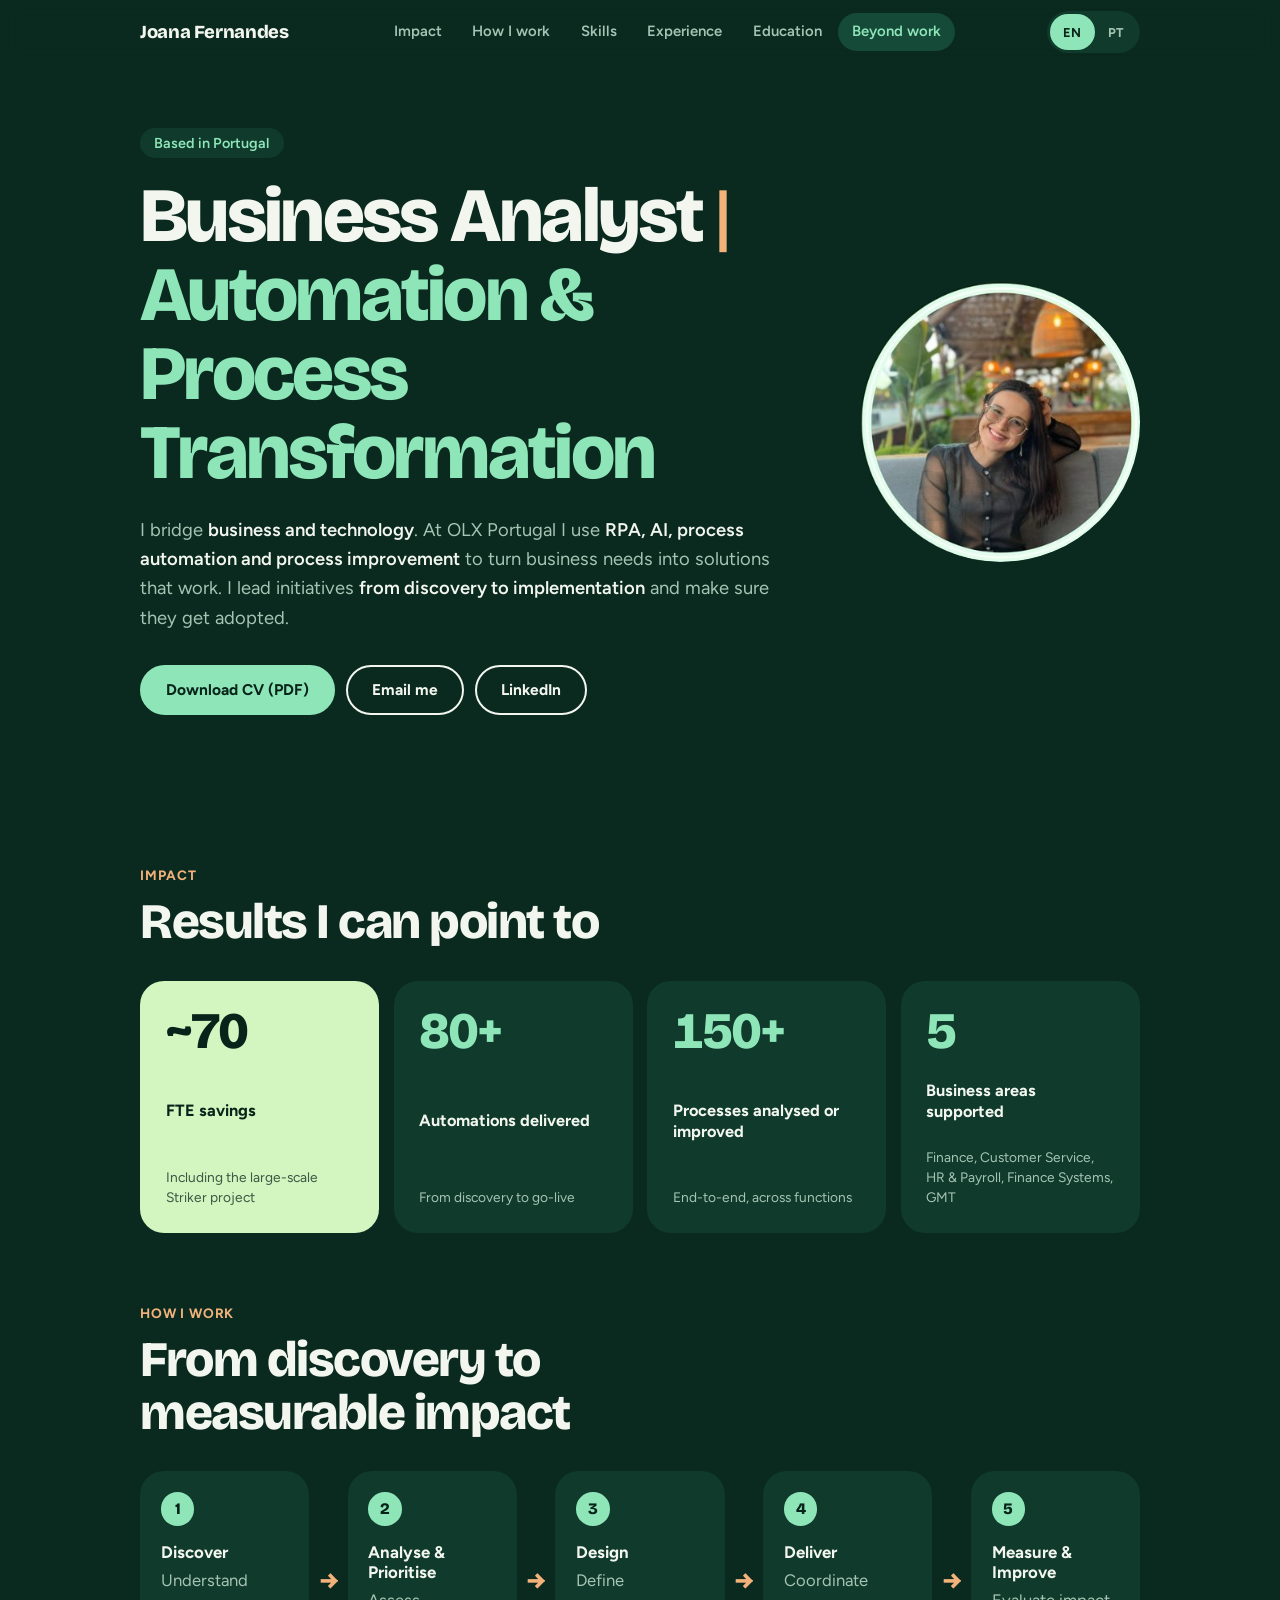
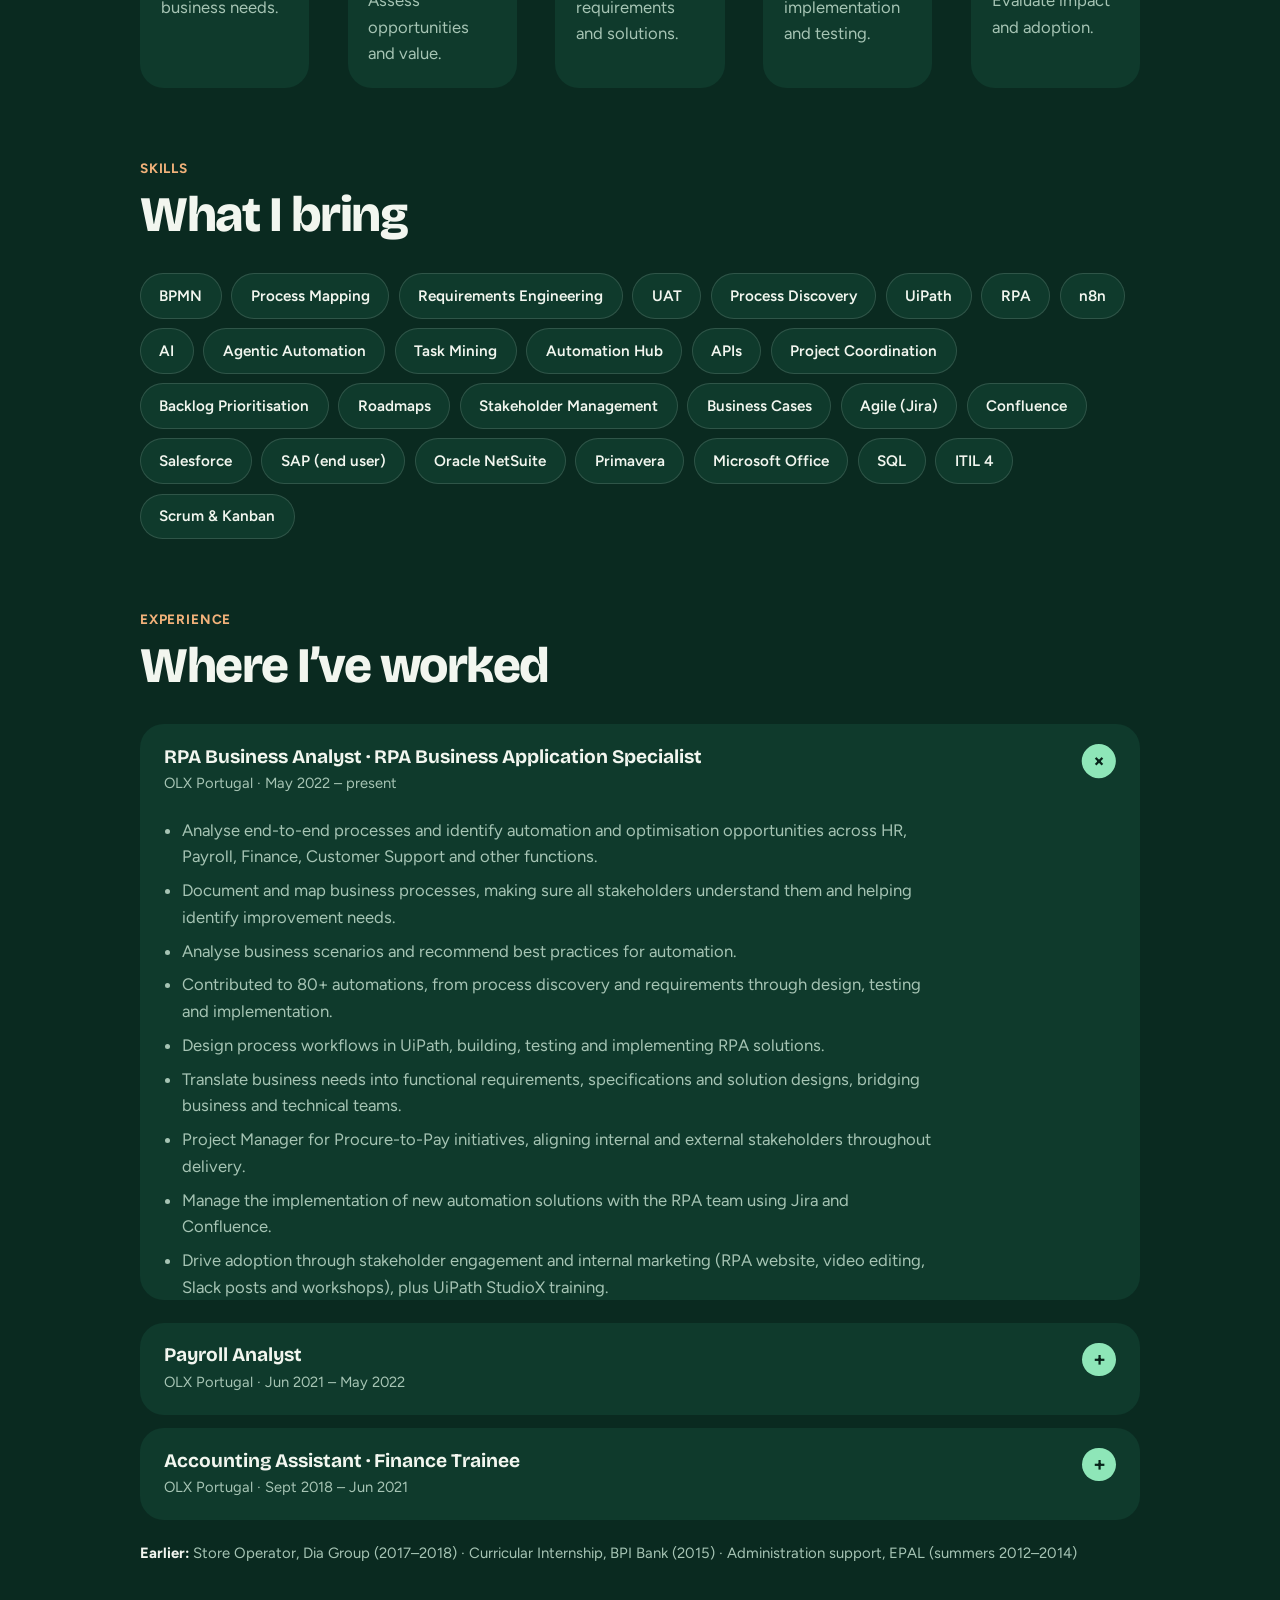
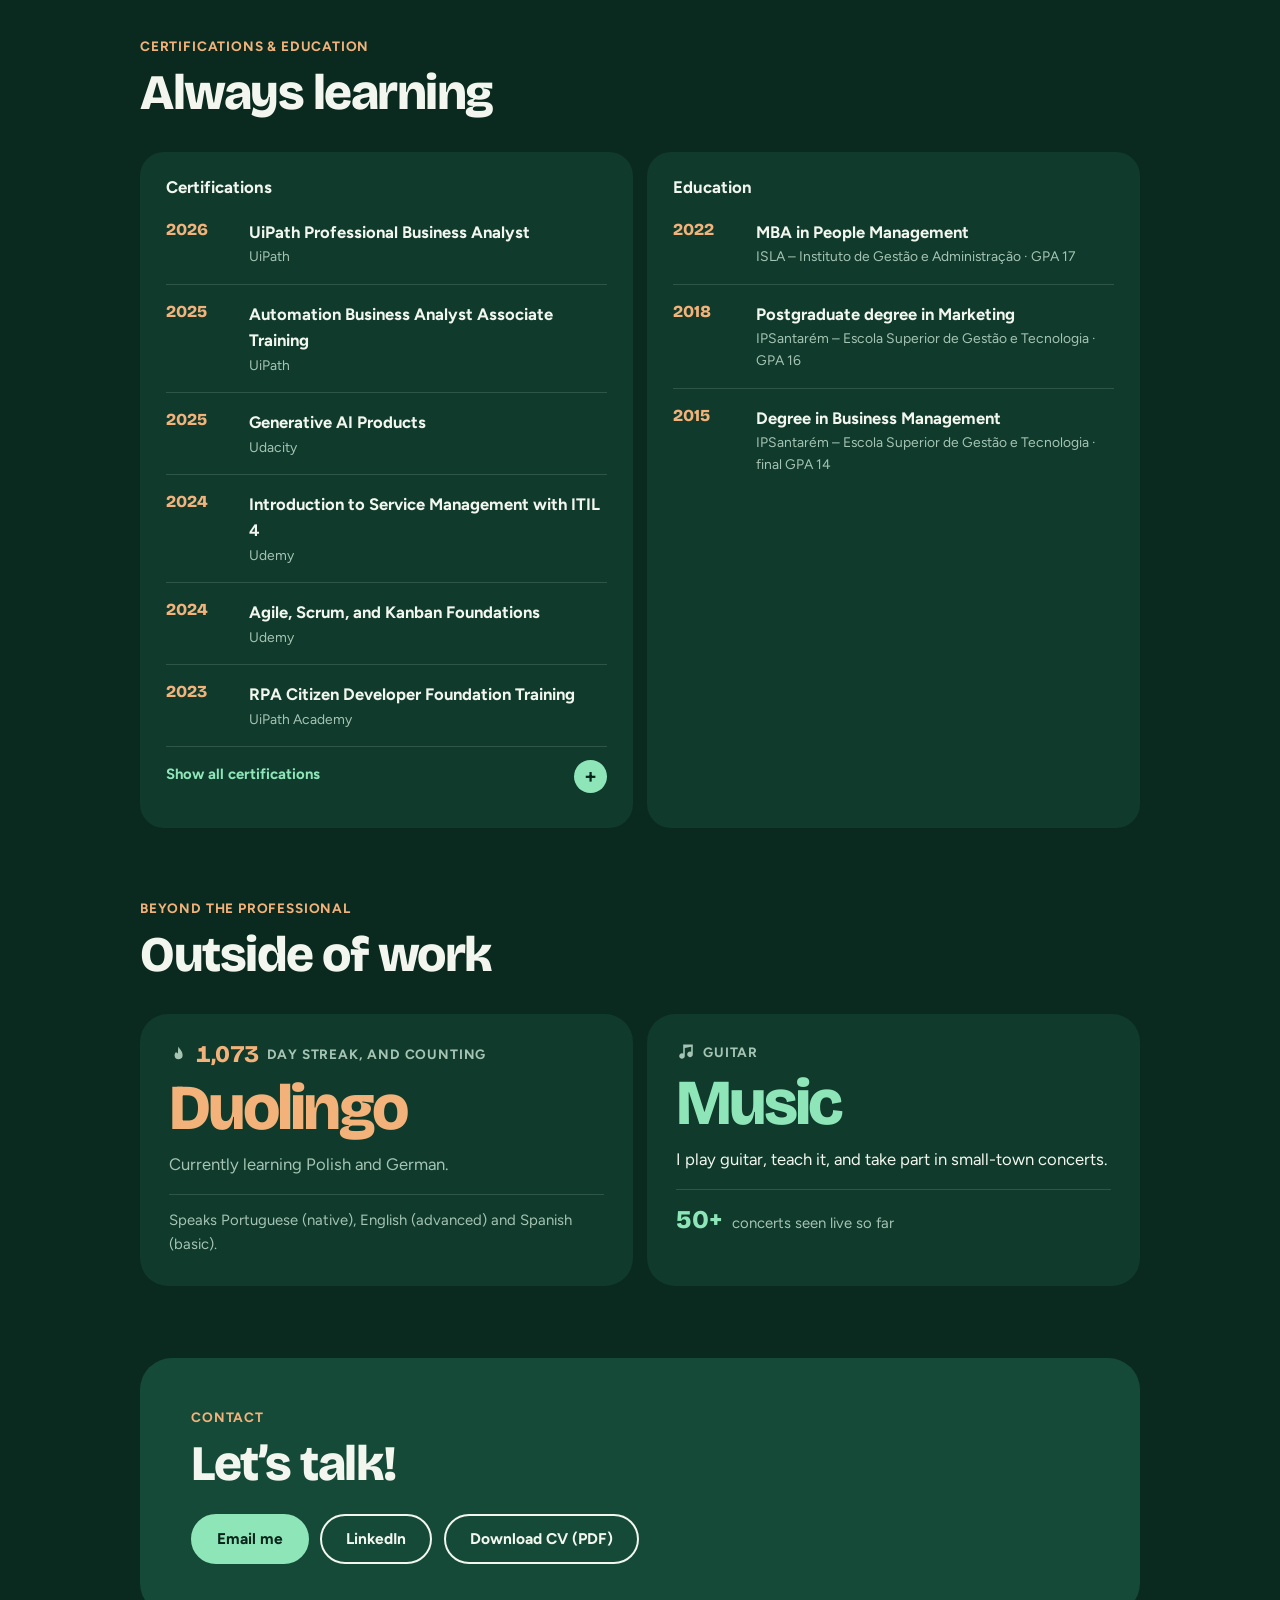
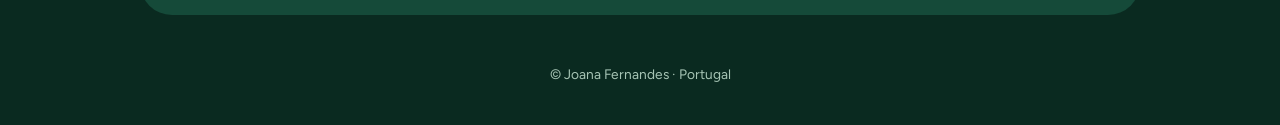
<file: index.html>
<!DOCTYPE html>
<html lang="en" data-l="en">
<head>
<meta charset="utf-8">
<meta name="viewport" content="width=device-width, initial-scale=1, viewport-fit=cover">
<title>Joana Fernandes | Business Analyst – Automation &amp; Process Transformation</title>
<meta name="description" content="Business Analyst bridging business and technology: RPA, AI and process improvement. 80+ automations and ~70 FTE savings across 5 business areas.">
<meta name="author" content="Joana Fernandes">
<meta name="theme-color" content="#0a2a20">
<meta property="og:type" content="website">
<meta property="og:site_name" content="Joana Fernandes">
<meta property="og:title" content="Joana Fernandes | Business Analyst – Automation &amp; Process Transformation">
<meta property="og:description" content="Bridging business and technology with RPA, AI and process improvement. 80+ automations and ~70 FTE savings across 5 business areas.">
<meta property="og:locale" content="en_GB">
<meta property="og:locale:alternate" content="pt_PT">
<meta name="twitter:card" content="summary">
<meta name="twitter:title" content="Joana Fernandes | Business Analyst – Automation &amp; Process Transformation">
<meta name="twitter:description" content="Bridging business and technology with RPA, AI and process improvement.">
<link rel="icon" href="data:image/svg+xml,%3Csvg xmlns='http://www.w3.org/2000/svg' viewBox='0 0 64 64'%3E%3Crect width='64' height='64' rx='10' fill='%230a2a20'/%3E%3Ctext x='32' y='43' font-family='Arial,sans-serif' font-size='30' font-weight='700' text-anchor='middle' fill='%238ee6b8'%3EJF%3C/text%3E%3C/svg%3E">
<link rel="preconnect" href="https://fonts.googleapis.com">
<link rel="preconnect" href="https://fonts.gstatic.com" crossorigin>
<link href="https://fonts.googleapis.com/css2?family=Bricolage+Grotesque:opsz,wght@12..96,500;12..96,700;12..96,800&family=Figtree:wght@400;500;600;700&display=swap" rel="stylesheet">
<script type="application/ld+json">{"@context":"https://schema.org","@type":"Person","name":"Joana Fernandes","jobTitle":"Business Analyst – Automation & Process Transformation","worksFor":{"@type":"Organization","name":"OLX Portugal"},"sameAs":["https://www.linkedin.com/in/joanamargaridafernandes"]}</script>
<style>
:root{--bg:#0a2a20;--card:#0f3a2c;--card2:#154a39;--ink:#f2f6ef;--muted:#a6c4b4;--mint:#8ee6b8;--peach:#f2b27a;--dark:#08241a;--line:rgba(242,246,239,.14);color-scheme:dark;
--head:"Bricolage Grotesque",system-ui,-apple-system,"Segoe UI",sans-serif;--sans:"Figtree",system-ui,-apple-system,"Segoe UI",sans-serif;
box-sizing:border-box;padding-top:env(safe-area-inset-top,0px);padding-bottom:env(safe-area-inset-bottom,0px)}
*{box-sizing:border-box}
html{scroll-behavior:smooth;scroll-padding-top:6.5rem}
body{margin:0;background:var(--bg);color:var(--ink);font:400 1.04rem/1.6 var(--sans);-webkit-font-smoothing:antialiased;overflow-x:hidden}
html[data-l="en"] span[lang="pt"],html[data-l="pt"] span[lang="en"]{display:none}
a{color:inherit}
:focus-visible{outline:3px solid var(--peach);outline-offset:3px}
.wrap{max-width:1040px;margin:0 auto;padding:0 1.25rem}
header{position:sticky;top:env(safe-area-inset-top,0px);z-index:10;background:rgba(10,42,32,.9);backdrop-filter:blur(10px);-webkit-backdrop-filter:blur(10px)}
.bar{display:flex;align-items:center;justify-content:space-between;gap:1rem;padding:.7rem 0}
.brand{font:800 1.15rem var(--head);text-decoration:none;letter-spacing:-.02em}
nav{display:flex;gap:.2rem;overflow-x:auto;scrollbar-width:none}
nav::-webkit-scrollbar{display:none}
nav a{white-space:nowrap;text-decoration:none;color:var(--muted);font-weight:600;font-size:.93rem;padding:.45rem .85rem;border-radius:999px;transition:background .2s,color .2s}
nav a:hover{color:var(--ink)}
nav a.cur{background:var(--card2);color:var(--mint)}
.lang{display:flex;background:var(--card);border-radius:999px;padding:3px}
.lang button{font:700 .8rem var(--sans);color:var(--muted);background:none;border:0;padding:.45rem .85rem;cursor:pointer;min-height:36px;border-radius:999px}
.lang button[aria-pressed=true]{background:var(--mint);color:var(--dark)}
.hnav{display:none}
.mnav{padding-bottom:.5rem}
@media (min-width:860px){.hnav{display:flex;flex:1;justify-content:center}.mnav{display:none}}
.hero{display:grid;gap:2.5rem;padding:2.5rem 0 3.5rem;align-items:center}
.pic{position:relative;width:min(220px,58vw)}
.photo{position:relative;width:100%;height:auto;aspect-ratio:1;border-radius:50%;display:block}
.eyebrow{display:inline-block;font:600 .9rem var(--sans);color:var(--mint);background:var(--card);padding:.35rem .9rem;border-radius:999px;margin:0 0 1.2rem}
h1{font:800 clamp(2.4rem,7.6vw,4.8rem)/1.03 var(--head);letter-spacing:-.035em;margin:0 0 1.4rem}
h1 .sl{color:var(--peach);font-weight:500}
h1 mark{background:none;color:var(--mint)}
.lead{font-size:1.15rem;color:var(--muted);max-width:56ch;margin:0 0 2rem}
.lead b{color:var(--ink);font-weight:600}
.btns{display:flex;flex-wrap:wrap;gap:.7rem}
.btn{display:inline-flex;align-items:center;min-height:50px;padding:0 1.5rem;border-radius:999px;font-weight:700;font-size:.97rem;text-decoration:none;border:2px solid var(--ink);color:var(--ink);transition:transform .2s,background .2s,color .2s,border-color .2s}
.btn:hover{transform:translateY(-2px);background:var(--ink);color:var(--dark)}
.btn.p{background:var(--mint);border-color:var(--mint);color:var(--dark)}
.btn.p:hover{background:var(--ink);border-color:var(--ink)}
@media (min-width:860px){.hero{grid-template-columns:1fr 280px;gap:3.5rem;padding:4rem 0 5rem}.pic{width:280px;order:2}}
section{padding:4.5rem 0 0}
.lab{font:700 .85rem var(--sans);letter-spacing:.06em;text-transform:uppercase;color:var(--peach);margin:0 0 .8rem}
h2{font:800 clamp(1.9rem,5.2vw,3.1rem)/1.06 var(--head);margin:0 0 2rem;max-width:20ch;letter-spacing:-.03em}
h3{font:700 1.05rem var(--sans);margin:0 0 .35rem}
p{margin:0}
.muted{color:var(--muted)}
.metrics{display:grid;gap:.9rem;grid-template-columns:1fr 1fr}
.m{background:var(--card);border-radius:24px;padding:1.4rem;display:flex;flex-direction:column;justify-content:space-between;gap:1.4rem;min-height:160px}
.m b{display:block;font:800 clamp(2.2rem,9vw,3.2rem)/1 var(--head);letter-spacing:-.04em;color:var(--mint);font-variant-numeric:lining-nums tabular-nums}
.m strong{display:block;font-size:1.02rem;margin-bottom:.2rem;line-height:1.3}
.m .s{display:block;font-size:.86rem;color:var(--muted);line-height:1.45}
.m:first-child{background:#d3f5c0;color:var(--dark)}
.m:first-child b{color:var(--dark)}
.m:first-child .s{color:rgba(8,36,26,.75)}
@media (min-width:860px){.metrics{grid-template-columns:repeat(4,1fr)}.m{padding:1.6rem}}
.steps{list-style:none;margin:0;padding:0;counter-reset:s;display:grid;gap:2.2rem}
.steps li{counter-increment:s;position:relative;background:var(--card);border-radius:24px;padding:1.3rem}
.steps li::before{content:counter(s);display:grid;place-items:center;width:2.1rem;height:2.1rem;border-radius:50%;background:var(--mint);color:var(--dark);font:800 1rem var(--head);margin-bottom:1rem}
.steps li:not(:last-child)::after{content:"\2193";position:absolute;left:50%;bottom:-2.05rem;transform:translateX(-50%);width:1.8rem;height:1.8rem;display:grid;place-items:center;color:var(--peach);font:800 1.7rem/1 var(--sans)}
@media (min-width:860px){.steps{grid-template-columns:repeat(5,1fr);gap:2.4rem}.steps li:not(:last-child)::after{content:"\2192";left:auto;right:-2.15rem;bottom:auto;top:50%;transform:translateY(-50%)}}
.cloud{display:flex;flex-wrap:wrap;gap:.6rem}
.cloud>span{padding:.6rem 1.15rem;border-radius:999px;background:var(--card);border:1px solid var(--line);font-weight:600;font-size:.95rem;white-space:nowrap;cursor:default}
details{background:var(--card);border-radius:24px;margin-bottom:.8rem;padding:0 1.5rem;transition:background .2s}
details:hover{background:var(--card2)}
summary{list-style:none;cursor:pointer;display:grid;gap:.2rem;padding:1.3rem 3rem 1.3rem 0;position:relative}
summary::-webkit-details-marker{display:none}
summary::after{content:"+";position:absolute;right:0;top:1.25rem;width:2.1rem;height:2.1rem;border-radius:50%;background:var(--mint);color:var(--dark);display:grid;place-items:center;font:700 1.3rem/1 var(--sans);transition:transform .25s}
details[open] summary::after{transform:rotate(45deg)}
summary strong{font:700 1.2rem/1.25 var(--head)}
summary small{color:var(--muted);font-size:.92rem}
details ul{margin:0 0 1.4rem;padding-left:1.1rem;color:var(--muted);max-width:70ch}
details li{margin-bottom:.45rem}
.early{margin-top:1.4rem;color:var(--muted);font-size:.93rem}
.early b{color:var(--ink)}
.two{display:grid;gap:.9rem}
.two>div{background:var(--card);border-radius:24px;padding:1.6rem}
.row{display:grid;grid-template-columns:4.2rem 1fr;gap:.2rem 1rem;padding:1rem 0;border-bottom:1px solid var(--line)}
.row:last-child{border-bottom:0;padding-bottom:0}
.row .y{font:800 1.05rem var(--head);color:var(--peach)}
.row small{color:var(--muted);display:block}
a.verify{color:var(--mint);font-size:.88rem;font-weight:700}
@media (min-width:860px){.two{grid-template-columns:1fr 1fr}}
.bey{display:grid;gap:.9rem}
.tile{border-radius:28px;padding:1.8rem;background:var(--card)}
.tile .k{display:flex;align-items:center;gap:.5rem;font:700 .85rem var(--sans);letter-spacing:.06em;text-transform:uppercase;color:var(--muted)}
.tile .k svg{width:1.2rem;height:1.2rem;fill:currentColor}
.tile b.big{display:block;font:800 clamp(2.6rem,10vw,4rem)/.95 var(--head);letter-spacing:-.045em;color:var(--peach);font-variant-numeric:lining-nums tabular-nums;margin:.7rem 0 .8rem}
.tile.mu b.big{color:var(--mint)}
#streak{font:800 1.5rem/1 var(--head);letter-spacing:-.02em;color:var(--peach);font-variant-numeric:lining-nums tabular-nums}
.tile p+p{margin-top:.6rem}
.tile .langs{padding-top:.9rem;margin-top:1rem;border-top:1px solid var(--line);color:var(--muted);font-size:.93rem}
@media (min-width:860px){.bey{grid-template-columns:1fr 1fr}}
#contact{padding:4.5rem 0 3rem}
#contact .box{background:var(--card2);border-radius:32px;padding:2.2rem 1.6rem}
#contact h2{max-width:none;margin-bottom:1.5rem}
@media (min-width:860px){#contact .box{padding:3.2rem}}
footer{padding:0 0 2.5rem;color:var(--muted);font-size:.86rem;text-align:center}
.rv{opacity:0;transform:translateY(14px);transition:opacity .6s ease,transform .6s cubic-bezier(.2,.7,.2,1)}
.rv.in{opacity:1;transform:none}
@media (prefers-reduced-motion:reduce){html{scroll-behavior:auto}.rv{opacity:1;transform:none;transition:none}.btn:hover{transform:none}}
details.more{background:none;border-radius:0;margin:0;padding:0}
details.more:hover{background:none}
details.more summary{padding:1rem 3rem 1rem 0;font-weight:700;font-size:.93rem;color:var(--mint)}
details.more summary::after{top:.8rem}
@media print{header{display:none}}
</style>
</head>
<body>
<header>
  <div class="wrap">
    <div class="bar">
      <a class="brand" href="#top">Joana Fernandes</a>
      <nav class="hnav" aria-label="Sections">
        <a href="#impact"><span lang="en">Impact</span><span lang="pt">Impacto</span></a><a href="#how"><span lang="en">How I work</span><span lang="pt">Como trabalho</span></a><a href="#skills"><span lang="en">Skills</span><span lang="pt">Competências</span></a><a href="#experience"><span lang="en">Experience</span><span lang="pt">Experiência</span></a><a href="#education"><span lang="en">Education</span><span lang="pt">Formação</span></a><a href="#beyond"><span lang="en">Beyond work</span><span lang="pt">Fora do trabalho</span></a>
      </nav>
      <div class="lang" role="group" aria-label="Language / Idioma"><button type="button" data-l="en" aria-pressed="true">EN</button><button type="button" data-l="pt" aria-pressed="false">PT</button></div>
    </div>
  </div>
  <div class="mnav"><div class="wrap"><nav aria-label="Sections">
    <a href="#impact"><span lang="en">Impact</span><span lang="pt">Impacto</span></a><a href="#how"><span lang="en">How I work</span><span lang="pt">Como trabalho</span></a><a href="#skills"><span lang="en">Skills</span><span lang="pt">Competências</span></a><a href="#experience"><span lang="en">Experience</span><span lang="pt">Experiência</span></a><a href="#education"><span lang="en">Education</span><span lang="pt">Formação</span></a><a href="#beyond"><span lang="en">Beyond work</span><span lang="pt">Fora do trabalho</span></a><a href="#contact"><span lang="en">Contact</span><span lang="pt">Contacto</span></a>
  </nav></div></div>
</header>

<main id="top">
<div class="wrap">
  <div class="hero">
    <div class="pic"><img class="photo" width="260" height="260" alt="Portrait of Joana Fernandes, smiling" src="[data-uri]"></div>
    <div>
      <p class="eyebrow"><span lang="en">Based in Portugal</span><span lang="pt">Em Portugal</span></p>
      <h1><span lang="en">Business Analyst <span class="sl">|</span><br><mark>Automation &amp; Process Transformation</mark></span><span lang="pt">Business Analyst <span class="sl">|</span><br><mark>Automação e Transformação de Processos</mark></span></h1>
      <p class="lead"><span lang="en">I bridge <b>business and technology</b>. At OLX Portugal I use <b>RPA, AI, process automation and process improvement</b> to turn business needs into solutions that work. I lead initiatives <b>from discovery to implementation</b> and make sure they get adopted.</span><span lang="pt">Faço a ponte entre <b>negócio e tecnologia</b>. Na OLX Portugal uso <b>RPA, IA, automação e melhoria de processos</b> para transformar necessidades de negócio em soluções que funcionam. Conduzo iniciativas <b>do discovery à implementação</b> e garanto que são adotadas.</span></p>
      <div class="btns">
        <a class="btn p" href="Joana-Fernandes-CV.pdf" download><span lang="en">Download CV (PDF)</span><span lang="pt">Descarregar CV (PDF)</span></a>
        <a class="btn mail" href="#contact"><span lang="en">Email me</span><span lang="pt">Enviar email</span></a>
        <a class="btn" href="https://www.linkedin.com/in/joanamargaridafernandes" rel="noopener">LinkedIn</a>
      </div>
    </div>
  </div>
</div>

<section id="impact"><div class="wrap">
  <p class="lab"><span lang="en">Impact</span><span lang="pt">Impacto</span></p>
  <h2><span lang="en">Results I can point to</span><span lang="pt">Resultados concretos</span></h2>
  <div class="metrics">
    <div class="m"><b data-n="70" data-pre="~">~70</b><strong><span lang="en">FTE savings</span><span lang="pt">FTE poupados</span></strong><span class="s"><span lang="en">Including the large-scale Striker project</span><span lang="pt">Incluindo o projeto de grande escala Striker</span></span></div>
    <div class="m"><b data-n="80" data-suf="+">80+</b><strong><span lang="en">Automations delivered</span><span lang="pt">Automatizações entregues</span></strong><span class="s"><span lang="en">From discovery to go-live</span><span lang="pt">Do discovery ao go-live</span></span></div>
    <div class="m"><b data-n="150" data-suf="+">150+</b><strong><span lang="en">Processes analysed or improved</span><span lang="pt">Processos analisados ou melhorados</span></strong><span class="s"><span lang="en">End-to-end, across functions</span><span lang="pt">End-to-end, em várias funções</span></span></div>
    <div class="m"><b data-n="5">5</b><strong><span lang="en">Business areas supported</span><span lang="pt">Áreas de negócio apoiadas</span></strong><span class="s"><span lang="en">Finance, Customer Service, HR &amp; Payroll, Finance Systems, GMT</span><span lang="pt">Finance, Customer Service, HR e Payroll, Finance Systems, GMT</span></span></div>
  </div>
</div></section>

<section id="how"><div class="wrap">
  <p class="lab"><span lang="en">How I work</span><span lang="pt">Como trabalho</span></p>
  <h2><span lang="en">From discovery to measurable impact</span><span lang="pt">Do discovery ao impacto mensurável</span></h2>
  <ol class="steps">
    <li><h3>Discover</h3><p class="muted"><span lang="en">Understand business needs.</span><span lang="pt">Perceber as necessidades do negócio.</span></p></li>
    <li><h3><span lang="en">Analyse &amp; Prioritise</span><span lang="pt">Analisar e priorizar</span></h3><p class="muted"><span lang="en">Assess opportunities and value.</span><span lang="pt">Avaliar oportunidades e valor.</span></p></li>
    <li><h3><span lang="en">Design</span><span lang="pt">Desenhar</span></h3><p class="muted"><span lang="en">Define requirements and solutions.</span><span lang="pt">Definir requisitos e soluções.</span></p></li>
    <li><h3><span lang="en">Deliver</span><span lang="pt">Entregar</span></h3><p class="muted"><span lang="en">Coordinate implementation and testing.</span><span lang="pt">Coordenar a implementação e os testes.</span></p></li>
    <li><h3><span lang="en">Measure &amp; Improve</span><span lang="pt">Medir e melhorar</span></h3><p class="muted"><span lang="en">Evaluate impact and adoption.</span><span lang="pt">Avaliar o impacto e a adoção.</span></p></li>
  </ol>
</div></section>

<section id="skills"><div class="wrap">
  <p class="lab"><span lang="en">Skills</span><span lang="pt">Competências</span></p>
  <h2><span lang="en">What I bring</span><span lang="pt">O que trago</span></h2>
  <div class="cloud"><span>BPMN</span><span>Process Mapping</span><span>Requirements Engineering</span><span>UAT</span><span>Process Discovery</span><span>UiPath</span><span>RPA</span><span>n8n</span><span><span lang="en">AI</span><span lang="pt">IA</span></span><span>Agentic Automation</span><span>Task Mining</span><span>Automation Hub</span><span>APIs</span><span>Project Coordination</span><span>Backlog Prioritisation</span><span>Roadmaps</span><span>Stakeholder Management</span><span>Business Cases</span><span>Agile (Jira)</span><span>Confluence</span><span>Salesforce</span><span>SAP (end user)</span><span>Oracle NetSuite</span><span>Primavera</span><span>Microsoft Office</span><span>SQL</span><span>ITIL 4</span><span>Scrum &amp; Kanban</span></div>
</div></section>

<section id="experience"><div class="wrap">
  <p class="lab"><span lang="en">Experience</span><span lang="pt">Experiência</span></p>
  <h2><span lang="en">Where I’ve worked</span><span lang="pt">Onde trabalhei</span></h2>
  <details open><summary><strong>RPA Business Analyst · RPA Business Application Specialist</strong><small>OLX Portugal · <span lang="en">May 2022 – present</span><span lang="pt">maio 2022 – presente</span></small></summary>
    <ul><li><span lang="en">Analyse end-to-end processes and identify automation and optimisation opportunities across HR, Payroll, Finance, Customer Support and other functions.</span><span lang="pt">Analiso processos end-to-end e identifico oportunidades de automação e otimização em RH, Payroll, Finance, Customer Support e outras funções.</span></li><li><span lang="en">Document and map business processes, making sure all stakeholders understand them and helping identify improvement needs.</span><span lang="pt">Documento e mapeio processos de negócio, garantindo que todas as partes interessadas os compreendem e ajudando a identificar necessidades de melhoria.</span></li><li><span lang="en">Analyse business scenarios and recommend best practices for automation.</span><span lang="pt">Analiso cenários de negócio e recomendo boas práticas de automação.</span></li><li><span lang="en">Contributed to 80+ automations, from process discovery and requirements through design, testing and implementation.</span><span lang="pt">Contribuí para mais de 80 automatizações, do process discovery e levantamento de requisitos ao design, testes e implementação.</span></li><li><span lang="en">Design process workflows in UiPath, building, testing and implementing RPA solutions.</span><span lang="pt">Desenho fluxos de processo em UiPath, construindo, testando e implementando soluções RPA.</span></li><li><span lang="en">Translate business needs into functional requirements, specifications and solution designs, bridging business and technical teams.</span><span lang="pt">Traduzo necessidades de negócio em requisitos funcionais, especificações e desenhos de solução, fazendo a ponte entre negócio e equipas técnicas.</span></li><li><span lang="en">Project Manager for Procure-to-Pay initiatives, aligning internal and external stakeholders throughout delivery.</span><span lang="pt">Project Manager de iniciativas Procure-to-Pay, alinhando stakeholders internos e externos ao longo da entrega.</span></li><li><span lang="en">Manage the implementation of new automation solutions with the RPA team using Jira and Confluence.</span><span lang="pt">Giro a implementação de novas soluções de automação com a equipa de RPA, usando Jira e Confluence.</span></li><li><span lang="en">Drive adoption through stakeholder engagement and internal marketing (RPA website, video editing, Slack posts and workshops), plus UiPath StudioX training.</span><span lang="pt">Promovo a adoção através do envolvimento de stakeholders e de marketing interno (website de RPA, edição de vídeo, publicações no Slack e workshops), além de formação em UiPath StudioX.</span></li></ul></details>
  <details><summary><strong>Payroll Analyst</strong><small>OLX Portugal · Jun 2021 – <span lang="en">May 2022</span><span lang="pt">maio 2022</span></small></summary>
    <ul><li><span lang="en">Processed payroll data and changes in status, taxes, deductions and leave.</span><span lang="pt">Processamento de dados salariais e alterações de situação, impostos, deduções e licenças.</span></li><li><span lang="en">Processed employee payslips.</span><span lang="pt">Processamento de recibos de vencimento dos colaboradores.</span></li><li><span lang="en">Handled Social Security and FCT admissions and terminations.</span><span lang="pt">Admissões e cessações na Segurança Social e no FCT.</span></li><li><span lang="en">Managed meal card requests and maintenance.</span><span lang="pt">Gestão de pedidos e manutenção de cartões refeição.</span></li><li><span lang="en">Prepared tax reports and supported accounting accruals and postings.</span><span lang="pt">Preparação de relatórios fiscais e apoio a acréscimos e lançamentos contabilísticos.</span></li><li><span lang="en">Maintained employee payroll data in the payroll system and assisted employees, Finance and HR with their queries.</span><span lang="pt">Manutenção dos dados salariais dos colaboradores no sistema de payroll e apoio a colaboradores, Finance e RH nas suas dúvidas.</span></li></ul></details>
  <details><summary><strong>Accounting Assistant · Finance Trainee</strong><small>OLX Portugal · Sept 2018 – Jun 2021</small></summary>
    <ul><li><span lang="en">Supported invoicing and documentation; processed and posted incoming invoices and recorded receipts and payments.</span><span lang="pt">Apoio à faturação e documentação; processamento e lançamento de faturas recebidas e registo de recebimentos e pagamentos.</span></li><li><span lang="en">Prepared month-end journal entries: accruals, depreciations and monthly revenue recognition.</span><span lang="pt">Preparação de lançamentos de fecho mensal: acréscimos, depreciações e reconhecimento mensal de rédito.</span></li><li><span lang="en">Created Purchase Orders and assisted with the process.</span><span lang="pt">Criação de notas de encomenda e apoio ao processo.</span></li><li><span lang="en">Responsible for cash collection; updated the ageing report and prepared bad debt provisions.</span><span lang="pt">Responsável pela cobrança; atualização do mapa de antiguidade de saldos e preparação de provisões para cobranças duvidosas.</span></li><li><span lang="en">Balance sheet reconciliations, accounts receivable records, and investigating and resolving irregularities and enquiries.</span><span lang="pt">Reconciliações de balanço, manutenção de contas a receber e investigação e resolução de irregularidades e questões.</span></li><li><span lang="en">Assisted with payroll and supported the Finance team on other accounting projects.</span><span lang="pt">Apoio ao payroll e à equipa de Finance noutros projetos de contabilidade.</span></li></ul></details>
  <p class="early"><b><span lang="en">Earlier</span><span lang="pt">Anteriormente</span>:</b> <span lang="en">Store Operator, Dia Group (2017–2018) · Curricular Internship, BPI Bank (2015) · Administration support, EPAL (summers 2012–2014)</span><span lang="pt">Operadora de loja, Dia Group (2017–2018) · Estágio curricular, BPI (2015) · Apoio administrativo, EPAL (verões de 2012–2014)</span></p>
</div></section>

<section id="education"><div class="wrap">
  <p class="lab"><span lang="en">Certifications &amp; Education</span><span lang="pt">Certificações e formação</span></p>
  <h2><span lang="en">Always learning</span><span lang="pt">Sempre a aprender</span></h2>
  <div class="two">
    <div><h3><span lang="en">Certifications</span><span lang="pt">Certificações</span></h3>
      <div class="row"><div class="y">2026</div><div><strong>UiPath Professional Business Analyst</strong><small>UiPath</small></div></div><div class="row"><div class="y">2025</div><div><strong>Automation Business Analyst Associate Training</strong><small>UiPath</small></div></div><div class="row"><div class="y">2025</div><div><strong>Generative AI Products</strong><small>Udacity</small></div></div><div class="row"><div class="y">2024</div><div><strong>Introduction to Service Management with ITIL 4</strong><small>Udemy</small></div></div><div class="row"><div class="y">2024</div><div><strong>Agile, Scrum, and Kanban Foundations</strong><small>Udemy</small></div></div><div class="row"><div class="y">2023</div><div><strong>RPA Citizen Developer Foundation Training</strong><small>UiPath Academy</small></div></div><details class="more"><summary><span lang="en">Show all certifications</span><span lang="pt">Ver todas as certificações</span></summary><div class="row"><div class="y">2023</div><div><strong>Learn SQL</strong><small>Codecademy</small></div></div><div class="row"><div class="y">2023</div><div><strong>Build Your First Automation with StudioX</strong><small>UiPath</small></div></div><div class="row"><div class="y">2022</div><div><strong>UiPath Task Mining</strong><small>UiPath</small></div></div><div class="row"><div class="y">2022</div><div><strong>RPA Business Analysis Fundamentals</strong><small>UiPath</small></div></div><div class="row"><div class="y">2022</div><div><strong>UiPath Automation Hub Deep Dive</strong><small>UiPath</small></div></div></details>
    </div>
    <div><h3><span lang="en">Education</span><span lang="pt">Formação académica</span></h3>
      <div class="row"><div class="y">2022</div><div><strong><span lang="en">MBA in People Management</span><span lang="pt">MBA em Gestão de Pessoas</span></strong><small>ISLA – Instituto de Gestão e Administração · <span lang="en">GPA 17</span><span lang="pt">média 17</span></small></div></div>
      <div class="row"><div class="y">2018</div><div><strong><span lang="en">Postgraduate degree in Marketing</span><span lang="pt">Pós-graduação em Marketing</span></strong><small>IPSantarém – Escola Superior de Gestão e Tecnologia · <span lang="en">GPA 16</span><span lang="pt">média 16</span></small></div></div>
      <div class="row"><div class="y">2015</div><div><strong><span lang="en">Degree in Business Management</span><span lang="pt">Licenciatura em Gestão de Empresas</span></strong><small>IPSantarém – Escola Superior de Gestão e Tecnologia · <span lang="en">final GPA 14</span><span lang="pt">média final 14</span></small></div></div>
    </div>
  </div>
</div></section>

<section id="beyond"><div class="wrap">
  <p class="lab">Beyond the Professional</p>
  <h2><span lang="en">Outside of work</span><span lang="pt">Fora do trabalho</span></h2>
  <div class="bey">
    <div class="tile"><span class="k"><svg viewBox="0 0 24 24" aria-hidden="true"><path d="M12 2c1 3.5 5 5.5 5 10.5A5 5 0 0 1 7 13c0-1.8.8-3 1.8-4.2C9.6 10 10.5 10.5 11 10.5 11.5 8 11 5 12 2z"/></svg> <span id="streak">1,239</span> <span lang="en">day streak, and counting</span><span lang="pt">dias de streak, e a contar</span></span><b class="big">Duolingo</b><p class="muted"><span lang="en">Currently learning Polish and German.</span><span lang="pt">A aprender polaco e alemão neste momento.</span></p><p class="langs"><span lang="en">Speaks Portuguese (native), English (advanced) and Spanish (basic).</span><span lang="pt">Fala português (nativo), inglês (avançado) e espanhol (básico).</span></p></div>
    <div class="tile mu"><span class="k"><svg viewBox="0 0 24 24" aria-hidden="true"><path d="M9 3v11.3A3.5 3.5 0 1 0 11 17.5V7.6l8-1.6v6.3A3.5 3.5 0 1 0 21 15.5V3z"/></svg> <span lang="en">Guitar</span><span lang="pt">Guitarra</span></span><b class="big"><span lang="en">Music</span><span lang="pt">Música</span></b><p><span lang="en">I play guitar, teach it, and take part in small-town concerts.</span><span lang="pt">Toco guitarra, dou aulas de guitarra e participo em concertos em pequenas localidades.</span></p><p class="langs"><b style="font:800 1.6rem var(--head);color:var(--mint);margin-right:.35rem">50+</b> <span lang="en">concerts seen live so far</span><span lang="pt">concertos vistos ao vivo até agora</span></p></div>
  </div>
</div></section>

<section id="contact"><div class="wrap"><div class="box">
  <p class="lab"><span lang="en">Contact</span><span lang="pt">Contacto</span></p>
  <h2><span lang="en">Let’s talk!</span><span lang="pt">Vamos falar!</span></h2>
  <div class="btns">
    <a class="btn p mail" href="#contact"><span lang="en">Email me</span><span lang="pt">Enviar email</span></a>
    <a class="btn" href="https://www.linkedin.com/in/joanamargaridafernandes" rel="noopener">LinkedIn</a>
    <a class="btn" href="Joana-Fernandes-CV.pdf" download><span lang="en">Download CV (PDF)</span><span lang="pt">Descarregar CV (PDF)</span></a>
  </div>
</div></div></section>
</main>
<footer><div class="wrap">© Joana Fernandes · Portugal</div></footer>

<script>
(function(){
var T={en:"Joana Fernandes | Business Analyst – Automation & Process Transformation",pt:"Joana Fernandes | Business Analyst – Automação e Transformação de Processos"};
var D={en:"Business Analyst bridging business and technology: RPA, AI and process improvement. 80+ automations and ~70 FTE savings across 5 business areas.",pt:"Business Analyst que faz a ponte entre negócio e tecnologia: RPA, IA e melhoria de processos. 80+ automatizações e ~70 FTE poupados em 5 áreas de negócio."};
var html=document.documentElement;
function fmt(n,l){return String(n).replace(/\B(?=(\d{3})+(?!\d))/g,l==="pt"?".":",")}
function streak(){var b=Date.UTC(2026,10,2),n=new Date(),t=Date.UTC(n.getFullYear(),n.getMonth(),n.getDate());return 1239+Math.max(0,Math.round((t-b)/864e5))}
var S=streak(),sEl=document.getElementById("streak");
function setLang(l,save){
  html.setAttribute("data-l",l);html.lang=l;document.title=T[l];
  var m=document.querySelector('meta[name="description"]');if(m)m.content=D[l];
  document.querySelectorAll(".lang button").forEach(function(b){b.setAttribute("aria-pressed",b.dataset.l===l)});
  sEl.textContent=fmt(S,l);
  if(save){try{localStorage.setItem("lang",l)}catch(e){}}
}
var saved=null;try{saved=localStorage.getItem("lang")}catch(e){}
setLang(saved||((navigator.language||"").toLowerCase().indexOf("pt")===0?"pt":"en"),false);
document.querySelectorAll(".lang button").forEach(function(b){b.addEventListener("click",function(){setLang(b.dataset.l,true)})});
// email assembled in the browser to keep it away from scrapers
var u="joanamargarida94",d="gmail.com";
document.querySelectorAll("a.mail").forEach(function(a){a.href="mailto:"+u+"@"+d});
// certificate link: set CERT_URL when you have it
var CERT_URL="";var v=document.getElementById("verify");if(CERT_URL&&v){v.href=CERT_URL;v.hidden=false}
// scroll spy
var links=document.querySelectorAll("nav a");
if("IntersectionObserver" in window){
  var spy=new IntersectionObserver(function(es){es.forEach(function(e){if(e.isIntersecting){links.forEach(function(a){a.classList.toggle("cur",a.getAttribute("href")==="#"+e.target.id)})}})},{rootMargin:"-35% 0px -60% 0px"});
  document.querySelectorAll("main section").forEach(function(s){spy.observe(s)});
}
// reveal + count-up
var rm=window.matchMedia("(prefers-reduced-motion:reduce)").matches;
function count(el,n,pre,suf){var t0=null;function s(t){if(!t0)t0=t;var p=Math.min((t-t0)/1100,1);el.textContent=pre+Math.round(n*(1-Math.pow(1-p,3)))+suf;if(p<1)requestAnimationFrame(s)}requestAnimationFrame(s)}
if(!rm&&"IntersectionObserver" in window){
  var io=new IntersectionObserver(function(es){es.forEach(function(e){if(!e.isIntersecting)return;var el=e.target;el.classList.add("in");io.unobserve(el);
    el.querySelectorAll("[data-n]").forEach(function(b){count(b,+b.dataset.n,b.dataset.pre||"",b.dataset.suf||"")});
    if(el.contains(sEl)){var l=html.getAttribute("data-l"),t0=null;(function s(t){if(!t0)t0=t;var p=Math.min((t-t0)/1300,1);sEl.textContent=fmt(Math.round(S*(1-Math.pow(1-p,3))),html.getAttribute("data-l"));if(p<1)requestAnimationFrame(s)})(0)}
  })},{threshold:.2});
  document.querySelectorAll("section .wrap").forEach(function(el){el.classList.add("rv");io.observe(el)});
}
})();
</script>
</body>
</html>
</file>
